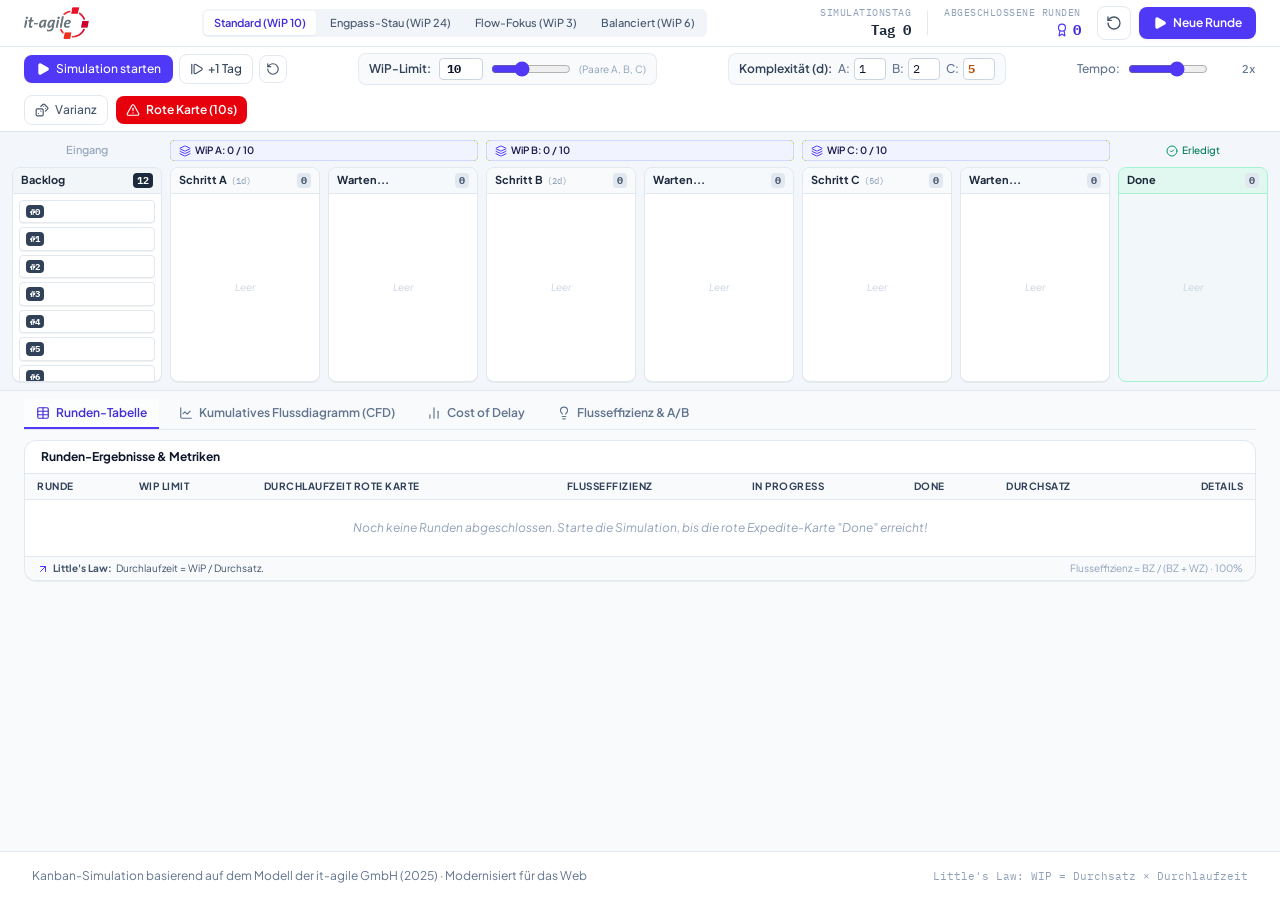
<file: docs/index.html>
<!doctype html>
<html lang="de">
  <head>
    <meta charset="UTF-8" />
    <meta name="viewport" content="width=device-width, initial-scale=1.0" />
    <title>Kanban Flow Studio</title>
    <meta name="description" content="Interaktive Kanban-Simulation und Flow-Analytics mit animiertem Board, CFD-Diagramm, Flusseffizienz und A/B-Rundenvergleich." />
    <meta property="og:title" content="Kanban Flow Studio" />
    <meta property="og:description" content="Interaktive Kanban-Simulation und Flow-Analytics mit animiertem Board, CFD-Diagramm, Flusseffizienz und A/B-Rundenvergleich." />
    <meta property="og:type" content="website" />
    <meta name="twitter:card" content="summary_large_image" />
    <link rel="preconnect" href="https://fonts.googleapis.com">
    <link rel="preconnect" href="https://fonts.gstatic.com" crossorigin>
    <link href="https://fonts.googleapis.com/css2?family=IBM+Plex+Mono:wght@400;500;600&family=Plus+Jakarta+Sans:wght@400;500;600;700&display=swap" rel="stylesheet">
    <script type="module" crossorigin src="./assets/index-Dlix0Ppr.js"></script>
    <link rel="stylesheet" crossorigin href="./assets/index-BugOMpW5.css">
  </head>
  <body class="bg-slate-50 text-slate-900 font-sans antialiased selection:bg-indigo-100 selection:text-indigo-900">
    <div id="root"></div>
  </body>
</html>
</file>
<file: docs/assets/index-BugOMpW5.css>
/*! tailwindcss v4.3.5 | MIT License | https://tailwindcss.com */
@layer properties{@supports (((-webkit-hyphens:none)) and (not (margin-trim:block))) or ((-moz-orient:inline) and (not (color:rgb(from red r g b)))){*,:before,:after,::backdrop{--tw-rotate-x:initial;--tw-rotate-y:initial;--tw-rotate-z:initial;--tw-skew-x:initial;--tw-skew-y:initial;--tw-space-y-reverse:0;--tw-divide-y-reverse:0;--tw-border-style:solid;--tw-gradient-position:initial;--tw-gradient-from:#0000;--tw-gradient-via:#0000;--tw-gradient-to:#0000;--tw-gradient-stops:initial;--tw-gradient-via-stops:initial;--tw-gradient-from-position:0%;--tw-gradient-via-position:50%;--tw-gradient-to-position:100%;--tw-leading:initial;--tw-font-weight:initial;--tw-tracking:initial;--tw-ordinal:initial;--tw-slashed-zero:initial;--tw-numeric-figure:initial;--tw-numeric-spacing:initial;--tw-numeric-fraction:initial;--tw-shadow:0 0 #0000;--tw-shadow-color:initial;--tw-shadow-alpha:100%;--tw-inset-shadow:0 0 #0000;--tw-inset-shadow-color:initial;--tw-inset-shadow-alpha:100%;--tw-ring-color:initial;--tw-ring-shadow:0 0 #0000;--tw-inset-ring-color:initial;--tw-inset-ring-shadow:0 0 #0000;--tw-ring-inset:initial;--tw-ring-offset-width:0px;--tw-ring-offset-color:#fff;--tw-ring-offset-shadow:0 0 #0000;--tw-outline-style:solid;--tw-blur:initial;--tw-brightness:initial;--tw-contrast:initial;--tw-grayscale:initial;--tw-hue-rotate:initial;--tw-invert:initial;--tw-opacity:initial;--tw-saturate:initial;--tw-sepia:initial;--tw-drop-shadow:initial;--tw-drop-shadow-color:initial;--tw-drop-shadow-alpha:100%;--tw-drop-shadow-size:initial;--tw-backdrop-blur:initial;--tw-backdrop-brightness:initial;--tw-backdrop-contrast:initial;--tw-backdrop-grayscale:initial;--tw-backdrop-hue-rotate:initial;--tw-backdrop-invert:initial;--tw-backdrop-opacity:initial;--tw-backdrop-saturate:initial;--tw-backdrop-sepia:initial;--tw-duration:initial}}}@layer theme{:root,:host{--font-sans:"Plus Jakarta Sans", system-ui, -apple-system, BlinkMacSystemFont, "Segoe UI", Roboto, sans-serif;--font-mono:"IBM Plex Mono", ui-monospace, SFMono-Regular, Menlo, Monaco, Consolas, monospace;--color-red-50:oklch(97.1% .013 17.38);--color-red-100:oklch(93.6% .032 17.717);--color-red-200:oklch(88.5% .062 18.334);--color-red-300:oklch(80.8% .114 19.571);--color-red-400:oklch(70.4% .191 22.216);--color-red-500:oklch(63.7% .237 25.331);--color-red-600:oklch(57.7% .245 27.325);--color-red-700:oklch(50.5% .213 27.518);--color-red-800:oklch(44.4% .177 26.899);--color-red-900:oklch(39.6% .141 25.723);--color-red-950:oklch(25.8% .092 26.042);--color-amber-50:oklch(98.7% .022 95.277);--color-amber-100:oklch(96.2% .059 95.617);--color-amber-200:oklch(92.4% .12 95.746);--color-amber-400:oklch(82.8% .189 84.429);--color-amber-500:oklch(76.9% .188 70.08);--color-amber-600:oklch(66.6% .179 58.318);--color-amber-700:oklch(55.5% .163 48.998);--color-amber-800:oklch(47.3% .137 46.201);--color-amber-900:oklch(41.4% .112 45.904);--color-amber-950:oklch(27.9% .077 45.635);--color-emerald-50:oklch(97.9% .021 166.113);--color-emerald-100:oklch(95% .052 163.051);--color-emerald-200:oklch(90.5% .093 164.15);--color-emerald-300:oklch(84.5% .143 164.978);--color-emerald-400:oklch(76.5% .177 163.223);--color-emerald-500:oklch(69.6% .17 162.48);--color-emerald-600:oklch(59.6% .145 163.225);--color-emerald-700:oklch(50.8% .118 165.612);--color-emerald-800:oklch(43.2% .095 166.913);--color-emerald-900:oklch(37.8% .077 168.94);--color-emerald-950:oklch(26.2% .051 172.552);--color-cyan-900:oklch(39.8% .07 227.392);--color-blue-50:oklch(97% .014 254.604);--color-blue-100:oklch(93.2% .032 255.585);--color-blue-600:oklch(54.6% .245 262.881);--color-blue-800:oklch(42.4% .199 265.638);--color-blue-900:oklch(37.9% .146 265.522);--color-indigo-50:oklch(96.2% .018 272.314);--color-indigo-100:oklch(93% .034 272.788);--color-indigo-200:oklch(87% .065 274.039);--color-indigo-300:oklch(78.5% .115 274.713);--color-indigo-500:oklch(58.5% .233 277.117);--color-indigo-600:oklch(51.1% .262 276.966);--color-indigo-700:oklch(45.7% .24 277.023);--color-indigo-800:oklch(39.8% .195 277.366);--color-indigo-900:oklch(35.9% .144 278.697);--color-indigo-950:oklch(25.7% .09 281.288);--color-purple-50:oklch(97.7% .014 308.299);--color-purple-100:oklch(94.6% .033 307.174);--color-purple-200:oklch(90.2% .063 306.703);--color-purple-300:oklch(82.7% .119 306.383);--color-purple-600:oklch(55.8% .288 302.321);--color-purple-700:oklch(49.6% .265 301.924);--color-purple-900:oklch(38.1% .176 304.987);--color-purple-950:oklch(29.1% .149 302.717);--color-slate-50:oklch(98.4% .003 247.858);--color-slate-100:oklch(96.8% .007 247.896);--color-slate-200:oklch(92.9% .013 255.508);--color-slate-300:oklch(86.9% .022 252.894);--color-slate-400:oklch(70.4% .04 256.788);--color-slate-500:oklch(55.4% .046 257.417);--color-slate-600:oklch(44.6% .043 257.281);--color-slate-700:oklch(37.2% .044 257.287);--color-slate-800:oklch(27.9% .041 260.031);--color-slate-900:oklch(20.8% .042 265.755);--color-white:#fff;--spacing:.25rem;--container-md:28rem;--container-7xl:80rem;--text-xs:.75rem;--text-xs--line-height:calc(1 / .75);--text-sm:.875rem;--text-sm--line-height:calc(1.25 / .875);--text-2xl:1.5rem;--text-2xl--line-height:calc(2 / 1.5);--font-weight-normal:400;--font-weight-medium:500;--font-weight-semibold:600;--font-weight-bold:700;--tracking-wider:.05em;--leading-relaxed:1.625;--radius-xs:.125rem;--radius-sm:.25rem;--radius-md:.375rem;--radius-lg:.5rem;--radius-xl:.75rem;--blur-xs:4px;--default-transition-duration:.15s;--default-transition-timing-function:cubic-bezier(.4, 0, .2, 1);--default-font-family:var(--font-sans);--default-mono-font-family:var(--font-mono)}}@layer base{*,:after,:before,::backdrop{box-sizing:border-box;border:0 solid;margin:0;padding:0}::file-selector-button{box-sizing:border-box;border:0 solid;margin:0;padding:0}html,:host{-webkit-text-size-adjust:100%;tab-size:4;line-height:1.5;font-family:var(--default-font-family,-apple-system, BlinkMacSystemFont, "Segoe UI", Roboto, "Helvetica Neue", "Noto Sans", Arial, sans-serif, "Apple Color Emoji", "Segoe UI Emoji", "Segoe UI Symbol", "Noto Color Emoji");font-feature-settings:var(--default-font-feature-settings,normal);font-variation-settings:var(--default-font-variation-settings,normal);-webkit-tap-highlight-color:transparent}hr{height:0;color:inherit;border-top-width:1px}abbr:where([title]){-webkit-text-decoration:underline dotted;text-decoration:underline dotted}h1,h2,h3,h4,h5,h6{font-size:inherit;font-weight:inherit}a{color:inherit;-webkit-text-decoration:inherit;-webkit-text-decoration:inherit;-webkit-text-decoration:inherit;-webkit-text-decoration:inherit;text-decoration:inherit}b,strong{font-weight:bolder}code,kbd,samp,pre{font-family:var(--default-mono-font-family,ui-monospace, SFMono-Regular, Menlo, Monaco, Consolas, "Liberation Mono", "Courier New", monospace);font-feature-settings:var(--default-mono-font-feature-settings,normal);font-variation-settings:var(--default-mono-font-variation-settings,normal);font-size:1em}small{font-size:80%}sub,sup{vertical-align:baseline;font-size:75%;line-height:0;position:relative}sub{bottom:-.25em}sup{top:-.5em}table{text-indent:0;border-color:inherit;border-collapse:collapse}:-moz-focusring:where(:not(iframe)){outline:auto}progress{vertical-align:baseline}summary{display:list-item}ol,ul,menu{list-style:none}img,svg,video,canvas,audio,iframe,embed,object{vertical-align:middle;display:block}img,video{max-width:100%;height:auto}button,input,select,optgroup,textarea{font:inherit;font-feature-settings:inherit;font-variation-settings:inherit;letter-spacing:inherit;color:inherit;opacity:1;background-color:#0000;border-radius:0}::file-selector-button{font:inherit;font-feature-settings:inherit;font-variation-settings:inherit;letter-spacing:inherit;color:inherit;opacity:1;background-color:#0000;border-radius:0}:where(select:is([multiple],[size])) optgroup{font-weight:bolder}:where(select:is([multiple],[size])) optgroup option{padding-inline-start:20px}::file-selector-button{margin-inline-end:4px}::placeholder{opacity:1}@supports (not ((-webkit-appearance:-apple-pay-button))) or (contain-intrinsic-size:1px){::placeholder{color:currentColor}@supports (color:color-mix(in lab, red, red)){::placeholder{color:color-mix(in oklab, currentcolor 50%, transparent)}}}textarea{resize:vertical}::-webkit-search-decoration{-webkit-appearance:none}::-webkit-date-and-time-value{min-height:1lh;text-align:inherit}::-webkit-datetime-edit{display:inline-flex}::-webkit-datetime-edit-fields-wrapper{padding:0}::-webkit-datetime-edit{padding-block:0}::-webkit-datetime-edit-year-field{padding-block:0}::-webkit-datetime-edit-month-field{padding-block:0}::-webkit-datetime-edit-day-field{padding-block:0}::-webkit-datetime-edit-hour-field{padding-block:0}::-webkit-datetime-edit-minute-field{padding-block:0}::-webkit-datetime-edit-second-field{padding-block:0}::-webkit-datetime-edit-millisecond-field{padding-block:0}::-webkit-datetime-edit-meridiem-field{padding-block:0}::-webkit-calendar-picker-indicator{line-height:1}:-moz-ui-invalid{box-shadow:none}button,input:where([type=button],[type=reset],[type=submit]){appearance:button}::file-selector-button{appearance:button}::-webkit-inner-spin-button{height:auto}::-webkit-outer-spin-button{height:auto}[hidden]:where(:not([hidden=until-found])){display:none!important}}@layer components;@layer utilities{.pointer-events-none{pointer-events:none}.visible{visibility:visible}.absolute{position:absolute}.fixed{position:fixed}.relative{position:relative}.static{position:static}.sticky{position:sticky}.top-0{top:0}.top-2{top:calc(var(--spacing) * 2)}.right-4{right:calc(var(--spacing) * 4)}.isolate{isolation:isolate}.col-span-2{grid-column:span 2/span 2}.m-4{margin:calc(var(--spacing) * 4)}.mx-auto{margin-inline:auto}.my-1\.5{margin-block:calc(var(--spacing) * 1.5)}.my-2{margin-block:calc(var(--spacing) * 2)}.mt-0\.5{margin-top:calc(var(--spacing) * .5)}.mt-1{margin-top:var(--spacing)}.mt-1\.5{margin-top:calc(var(--spacing) * 1.5)}.mt-2{margin-top:calc(var(--spacing) * 2)}.mt-2\.5{margin-top:calc(var(--spacing) * 2.5)}.mt-4{margin-top:calc(var(--spacing) * 4)}.mt-auto{margin-top:auto}.mr-1{margin-right:var(--spacing)}.mb-1{margin-bottom:var(--spacing)}.mb-1\.5{margin-bottom:calc(var(--spacing) * 1.5)}.mb-2{margin-bottom:calc(var(--spacing) * 2)}.mb-3{margin-bottom:calc(var(--spacing) * 3)}.mb-4{margin-bottom:calc(var(--spacing) * 4)}.ml-0\.5{margin-left:calc(var(--spacing) * .5)}.ml-2{margin-left:calc(var(--spacing) * 2)}.block{display:block}.flex{display:flex}.grid{display:grid}.hidden{display:none}.inline{display:inline}.inline-block{display:inline-block}.inline-flex{display:inline-flex}.table{display:table}.h-1{height:var(--spacing)}.h-2{height:calc(var(--spacing) * 2)}.h-2\.5{height:calc(var(--spacing) * 2.5)}.h-3{height:calc(var(--spacing) * 3)}.h-3\.5{height:calc(var(--spacing) * 3.5)}.h-4{height:calc(var(--spacing) * 4)}.h-5{height:calc(var(--spacing) * 5)}.h-6{height:calc(var(--spacing) * 6)}.h-8{height:calc(var(--spacing) * 8)}.h-\[215px\]{height:215px}.h-auto{height:auto}.h-full{height:100%}.max-h-\[190px\]{max-height:190px}.min-h-screen{min-height:100vh}.w-2{width:calc(var(--spacing) * 2)}.w-2\.5{width:calc(var(--spacing) * 2.5)}.w-3{width:calc(var(--spacing) * 3)}.w-3\.5{width:calc(var(--spacing) * 3.5)}.w-4{width:calc(var(--spacing) * 4)}.w-5{width:calc(var(--spacing) * 5)}.w-8{width:calc(var(--spacing) * 8)}.w-10{width:calc(var(--spacing) * 10)}.w-11{width:calc(var(--spacing) * 11)}.w-16{width:calc(var(--spacing) * 16)}.w-20{width:calc(var(--spacing) * 20)}.w-auto{width:auto}.w-full{width:100%}.w-px{width:1px}.max-w-7xl{max-width:var(--container-7xl)}.max-w-md{max-width:var(--container-md)}.min-w-\[650px\]{min-width:650px}.min-w-\[980px\]{min-width:980px}.flex-1{flex:1}.shrink-0{flex-shrink:0}.border-collapse{border-collapse:collapse}.transform{transform:var(--tw-rotate-x, ) var(--tw-rotate-y, ) var(--tw-rotate-z, ) var(--tw-skew-x, ) var(--tw-skew-y, )}.cursor-crosshair{cursor:crosshair}.cursor-pointer{cursor:pointer}.resize{resize:both}.grid-cols-1{grid-template-columns:repeat(1,minmax(0,1fr))}.grid-cols-2{grid-template-columns:repeat(2,minmax(0,1fr))}.grid-cols-8{grid-template-columns:repeat(8,minmax(0,1fr))}.flex-col{flex-direction:column}.flex-wrap{flex-wrap:wrap}.items-center{align-items:center}.items-start{align-items:flex-start}.justify-between{justify-content:space-between}.justify-center{justify-content:center}.justify-end{justify-content:flex-end}.gap-0\.5{gap:calc(var(--spacing) * .5)}.gap-1{gap:var(--spacing)}.gap-1\.5{gap:calc(var(--spacing) * 1.5)}.gap-2{gap:calc(var(--spacing) * 2)}.gap-2\.5{gap:calc(var(--spacing) * 2.5)}.gap-3{gap:calc(var(--spacing) * 3)}.gap-4{gap:calc(var(--spacing) * 4)}:where(.space-y-0\.5>:not(:last-child)){--tw-space-y-reverse:0;margin-block-start:calc(calc(var(--spacing) * .5) * var(--tw-space-y-reverse));margin-block-end:calc(calc(var(--spacing) * .5) * calc(1 - var(--tw-space-y-reverse)))}:where(.space-y-1>:not(:last-child)){--tw-space-y-reverse:0;margin-block-start:calc(var(--spacing) * var(--tw-space-y-reverse));margin-block-end:calc(var(--spacing) * calc(1 - var(--tw-space-y-reverse)))}:where(.space-y-1\.5>:not(:last-child)){--tw-space-y-reverse:0;margin-block-start:calc(calc(var(--spacing) * 1.5) * var(--tw-space-y-reverse));margin-block-end:calc(calc(var(--spacing) * 1.5) * calc(1 - var(--tw-space-y-reverse)))}:where(.space-y-2>:not(:last-child)){--tw-space-y-reverse:0;margin-block-start:calc(calc(var(--spacing) * 2) * var(--tw-space-y-reverse));margin-block-end:calc(calc(var(--spacing) * 2) * calc(1 - var(--tw-space-y-reverse)))}:where(.space-y-3>:not(:last-child)){--tw-space-y-reverse:0;margin-block-start:calc(calc(var(--spacing) * 3) * var(--tw-space-y-reverse));margin-block-end:calc(calc(var(--spacing) * 3) * calc(1 - var(--tw-space-y-reverse)))}:where(.space-y-4>:not(:last-child)){--tw-space-y-reverse:0;margin-block-start:calc(calc(var(--spacing) * 4) * var(--tw-space-y-reverse));margin-block-end:calc(calc(var(--spacing) * 4) * calc(1 - var(--tw-space-y-reverse)))}:where(.divide-y>:not(:last-child)){--tw-divide-y-reverse:0;border-bottom-style:var(--tw-border-style);border-top-style:var(--tw-border-style);border-top-width:calc(1px * var(--tw-divide-y-reverse));border-bottom-width:calc(1px * calc(1 - var(--tw-divide-y-reverse)))}:where(.divide-slate-100>:not(:last-child)){border-color:var(--color-slate-100)}.self-start{align-self:flex-start}.truncate{text-overflow:ellipsis;white-space:nowrap;overflow:hidden}.overflow-hidden{overflow:hidden}.overflow-x-auto{overflow-x:auto}.overflow-y-auto{overflow-y:auto}.rounded{border-radius:.25rem}.rounded-full{border-radius:2147483647px}.rounded-lg{border-radius:var(--radius-lg)}.rounded-md{border-radius:var(--radius-md)}.rounded-sm{border-radius:var(--radius-sm)}.rounded-xl{border-radius:var(--radius-xl)}.rounded-xs{border-radius:var(--radius-xs)}.border{border-style:var(--tw-border-style);border-width:1px}.border-t{border-top-style:var(--tw-border-style);border-top-width:1px}.border-b{border-bottom-style:var(--tw-border-style);border-bottom-width:1px}.border-b-2{border-bottom-style:var(--tw-border-style);border-bottom-width:2px}.border-\[\#3B82F6\]\/60{border-color:oklab(62.3083% -.0332476 -.185052/.6)}.border-\[\#10B981\]\/60{border-color:oklab(69.5873% -.142158 .0448781/.6)}.border-\[\#6366F1\]\/60{border-color:oklab(58.5404% .0252827 -.202483/.6)}.border-\[\#A5B4FC\]{border-color:#a5b4fc}.border-\[\#EF4444\]\/60{border-color:oklab(63.6834% .187864 .0889286/.6)}.border-\[\#F59E0B\]\/60{border-color:oklab(76.8591% .0560995 .154808/.6)}.border-\[\#FCD34D\]{border-color:#fcd34d}.border-amber-400{border-color:var(--color-amber-400)}.border-emerald-200{border-color:var(--color-emerald-200)}.border-emerald-200\/60{border-color:#a4f4cf99}@supports (color:color-mix(in lab, red, red)){.border-emerald-200\/60{border-color:color-mix(in oklab, var(--color-emerald-200) 60%, transparent)}}.border-emerald-200\/90{border-color:#a4f4cfe6}@supports (color:color-mix(in lab, red, red)){.border-emerald-200\/90{border-color:color-mix(in oklab, var(--color-emerald-200) 90%, transparent)}}.border-emerald-500{border-color:var(--color-emerald-500)}.border-indigo-100{border-color:var(--color-indigo-100)}.border-indigo-200{border-color:var(--color-indigo-200)}.border-indigo-200\/80{border-color:#c7d2ffcc}@supports (color:color-mix(in lab, red, red)){.border-indigo-200\/80{border-color:color-mix(in oklab, var(--color-indigo-200) 80%, transparent)}}.border-indigo-200\/90{border-color:#c7d2ffe6}@supports (color:color-mix(in lab, red, red)){.border-indigo-200\/90{border-color:color-mix(in oklab, var(--color-indigo-200) 90%, transparent)}}.border-indigo-600{border-color:var(--color-indigo-600)}.border-purple-200{border-color:var(--color-purple-200)}.border-purple-200\/90{border-color:#e9d5ffe6}@supports (color:color-mix(in lab, red, red)){.border-purple-200\/90{border-color:color-mix(in oklab, var(--color-purple-200) 90%, transparent)}}.border-purple-300{border-color:var(--color-purple-300)}.border-red-200{border-color:var(--color-red-200)}.border-red-200\/60{border-color:#ffcaca99}@supports (color:color-mix(in lab, red, red)){.border-red-200\/60{border-color:color-mix(in oklab, var(--color-red-200) 60%, transparent)}}.border-red-500{border-color:var(--color-red-500)}.border-slate-200{border-color:var(--color-slate-200)}.border-slate-200\/80{border-color:#e2e8f0cc}@supports (color:color-mix(in lab, red, red)){.border-slate-200\/80{border-color:color-mix(in oklab, var(--color-slate-200) 80%, transparent)}}.border-slate-300{border-color:var(--color-slate-300)}.border-slate-700{border-color:var(--color-slate-700)}.border-transparent{border-color:#0000}.bg-\[\#3B82F6\]{background-color:#3b82f6}.bg-\[\#10B981\]{background-color:#10b981}.bg-\[\#6366F1\]{background-color:#6366f1}.bg-\[\#A5B4FC\]{background-color:#a5b4fc}.bg-\[\#EEF2FF\]\/60{background-color:oklab(96.1905% .000724435 -.0179189/.6)}.bg-\[\#EF4444\]{background-color:#ef4444}.bg-\[\#F59E0B\]{background-color:#f59e0b}.bg-\[\#FCD34D\]{background-color:#fcd34d}.bg-\[\#FEF3C7\]\/60{background-color:oklab(96.1896% -.00568002 .0577484/.6)}.bg-amber-50\/30{background-color:#fffbeb4d}@supports (color:color-mix(in lab, red, red)){.bg-amber-50\/30{background-color:color-mix(in oklab, var(--color-amber-50) 30%, transparent)}}.bg-amber-50\/60{background-color:#fffbeb99}@supports (color:color-mix(in lab, red, red)){.bg-amber-50\/60{background-color:color-mix(in oklab, var(--color-amber-50) 60%, transparent)}}.bg-amber-100{background-color:var(--color-amber-100)}.bg-amber-500{background-color:var(--color-amber-500)}.bg-amber-600{background-color:var(--color-amber-600)}.bg-amber-800{background-color:var(--color-amber-800)}.bg-amber-950{background-color:var(--color-amber-950)}.bg-blue-50\/60{background-color:#eff6ff99}@supports (color:color-mix(in lab, red, red)){.bg-blue-50\/60{background-color:color-mix(in oklab, var(--color-blue-50) 60%, transparent)}}.bg-blue-100{background-color:var(--color-blue-100)}.bg-blue-900{background-color:var(--color-blue-900)}.bg-emerald-50\/20{background-color:#ecfdf533}@supports (color:color-mix(in lab, red, red)){.bg-emerald-50\/20{background-color:color-mix(in oklab, var(--color-emerald-50) 20%, transparent)}}.bg-emerald-50\/40{background-color:#ecfdf566}@supports (color:color-mix(in lab, red, red)){.bg-emerald-50\/40{background-color:color-mix(in oklab, var(--color-emerald-50) 40%, transparent)}}.bg-emerald-50\/50{background-color:#ecfdf580}@supports (color:color-mix(in lab, red, red)){.bg-emerald-50\/50{background-color:color-mix(in oklab, var(--color-emerald-50) 50%, transparent)}}.bg-emerald-50\/60{background-color:#ecfdf599}@supports (color:color-mix(in lab, red, red)){.bg-emerald-50\/60{background-color:color-mix(in oklab, var(--color-emerald-50) 60%, transparent)}}.bg-emerald-50\/70{background-color:#ecfdf5b3}@supports (color:color-mix(in lab, red, red)){.bg-emerald-50\/70{background-color:color-mix(in oklab, var(--color-emerald-50) 70%, transparent)}}.bg-emerald-50\/90{background-color:#ecfdf5e6}@supports (color:color-mix(in lab, red, red)){.bg-emerald-50\/90{background-color:color-mix(in oklab, var(--color-emerald-50) 90%, transparent)}}.bg-emerald-100{background-color:var(--color-emerald-100)}.bg-emerald-100\/50{background-color:#d0fae580}@supports (color:color-mix(in lab, red, red)){.bg-emerald-100\/50{background-color:color-mix(in oklab, var(--color-emerald-100) 50%, transparent)}}.bg-emerald-600{background-color:var(--color-emerald-600)}.bg-emerald-950{background-color:var(--color-emerald-950)}.bg-indigo-50\/60{background-color:#eef2ff99}@supports (color:color-mix(in lab, red, red)){.bg-indigo-50\/60{background-color:color-mix(in oklab, var(--color-indigo-50) 60%, transparent)}}.bg-indigo-50\/70{background-color:#eef2ffb3}@supports (color:color-mix(in lab, red, red)){.bg-indigo-50\/70{background-color:color-mix(in oklab, var(--color-indigo-50) 70%, transparent)}}.bg-indigo-100{background-color:var(--color-indigo-100)}.bg-indigo-500{background-color:var(--color-indigo-500)}.bg-indigo-600{background-color:var(--color-indigo-600)}.bg-indigo-800{background-color:var(--color-indigo-800)}.bg-indigo-900{background-color:var(--color-indigo-900)}.bg-purple-50{background-color:var(--color-purple-50)}.bg-purple-50\/70{background-color:#faf5ffb3}@supports (color:color-mix(in lab, red, red)){.bg-purple-50\/70{background-color:color-mix(in oklab, var(--color-purple-50) 70%, transparent)}}.bg-purple-100{background-color:var(--color-purple-100)}.bg-red-50{background-color:var(--color-red-50)}.bg-red-50\/50{background-color:#fef2f280}@supports (color:color-mix(in lab, red, red)){.bg-red-50\/50{background-color:color-mix(in oklab, var(--color-red-50) 50%, transparent)}}.bg-red-50\/60{background-color:#fef2f299}@supports (color:color-mix(in lab, red, red)){.bg-red-50\/60{background-color:color-mix(in oklab, var(--color-red-50) 60%, transparent)}}.bg-red-50\/70{background-color:#fef2f2b3}@supports (color:color-mix(in lab, red, red)){.bg-red-50\/70{background-color:color-mix(in oklab, var(--color-red-50) 70%, transparent)}}.bg-red-50\/90{background-color:#fef2f2e6}@supports (color:color-mix(in lab, red, red)){.bg-red-50\/90{background-color:color-mix(in oklab, var(--color-red-50) 90%, transparent)}}.bg-red-100{background-color:var(--color-red-100)}.bg-red-600{background-color:var(--color-red-600)}.bg-red-950{background-color:var(--color-red-950)}.bg-slate-50{background-color:var(--color-slate-50)}.bg-slate-50\/60{background-color:#f8fafc99}@supports (color:color-mix(in lab, red, red)){.bg-slate-50\/60{background-color:color-mix(in oklab, var(--color-slate-50) 60%, transparent)}}.bg-slate-100{background-color:var(--color-slate-100)}.bg-slate-100\/60{background-color:#f1f5f999}@supports (color:color-mix(in lab, red, red)){.bg-slate-100\/60{background-color:color-mix(in oklab, var(--color-slate-100) 60%, transparent)}}.bg-slate-100\/70{background-color:#f1f5f9b3}@supports (color:color-mix(in lab, red, red)){.bg-slate-100\/70{background-color:color-mix(in oklab, var(--color-slate-100) 70%, transparent)}}.bg-slate-100\/75{background-color:#f1f5f9bf}@supports (color:color-mix(in lab, red, red)){.bg-slate-100\/75{background-color:color-mix(in oklab, var(--color-slate-100) 75%, transparent)}}.bg-slate-100\/90{background-color:#f1f5f9e6}@supports (color:color-mix(in lab, red, red)){.bg-slate-100\/90{background-color:color-mix(in oklab, var(--color-slate-100) 90%, transparent)}}.bg-slate-200{background-color:var(--color-slate-200)}.bg-slate-700{background-color:var(--color-slate-700)}.bg-slate-800{background-color:var(--color-slate-800)}.bg-slate-900\/90{background-color:#0f172be6}@supports (color:color-mix(in lab, red, red)){.bg-slate-900\/90{background-color:color-mix(in oklab, var(--color-slate-900) 90%, transparent)}}.bg-white{background-color:var(--color-white)}.bg-white\/60{background-color:#fff9}@supports (color:color-mix(in lab, red, red)){.bg-white\/60{background-color:color-mix(in oklab, var(--color-white) 60%, transparent)}}.bg-gradient-to-br{--tw-gradient-position:to bottom right in oklab;background-image:linear-gradient(var(--tw-gradient-stops))}.from-indigo-50\/40{--tw-gradient-from:#eef2ff66}@supports (color:color-mix(in lab, red, red)){.from-indigo-50\/40{--tw-gradient-from:color-mix(in oklab, var(--color-indigo-50) 40%, transparent)}}.from-indigo-50\/40{--tw-gradient-stops:var(--tw-gradient-via-stops,var(--tw-gradient-position), var(--tw-gradient-from) var(--tw-gradient-from-position), var(--tw-gradient-to) var(--tw-gradient-to-position))}.to-white{--tw-gradient-to:var(--color-white);--tw-gradient-stops:var(--tw-gradient-via-stops,var(--tw-gradient-position), var(--tw-gradient-from) var(--tw-gradient-from-position), var(--tw-gradient-to) var(--tw-gradient-to-position))}.fill-current{fill:currentColor}.fill-emerald-800{fill:var(--color-emerald-800)}.fill-indigo-600{fill:var(--color-indigo-600)}.fill-red-600{fill:var(--color-red-600)}.fill-slate-400{fill:var(--color-slate-400)}.fill-slate-500{fill:var(--color-slate-500)}.object-contain{object-fit:contain}.p-0\.5{padding:calc(var(--spacing) * .5)}.p-1{padding:var(--spacing)}.p-1\.5{padding:calc(var(--spacing) * 1.5)}.p-2{padding:calc(var(--spacing) * 2)}.p-2\.5{padding:calc(var(--spacing) * 2.5)}.p-3{padding:calc(var(--spacing) * 3)}.p-3\.5{padding:calc(var(--spacing) * 3.5)}.p-4{padding:calc(var(--spacing) * 4)}.p-5{padding:calc(var(--spacing) * 5)}.p-6{padding:calc(var(--spacing) * 6)}.p-8{padding:calc(var(--spacing) * 8)}.px-1{padding-inline:var(--spacing)}.px-1\.5{padding-inline:calc(var(--spacing) * 1.5)}.px-2{padding-inline:calc(var(--spacing) * 2)}.px-2\.5{padding-inline:calc(var(--spacing) * 2.5)}.px-3{padding-inline:calc(var(--spacing) * 3)}.px-3\.5{padding-inline:calc(var(--spacing) * 3.5)}.px-4{padding-inline:calc(var(--spacing) * 4)}.py-0\.5{padding-block:calc(var(--spacing) * .5)}.py-1{padding-block:var(--spacing)}.py-1\.5{padding-block:calc(var(--spacing) * 1.5)}.py-2{padding-block:calc(var(--spacing) * 2)}.py-4{padding-block:calc(var(--spacing) * 4)}.py-5{padding-block:calc(var(--spacing) * 5)}.py-6{padding-block:calc(var(--spacing) * 6)}.pt-1{padding-top:var(--spacing)}.pt-2{padding-top:calc(var(--spacing) * 2)}.pb-1{padding-bottom:var(--spacing)}.pb-2{padding-bottom:calc(var(--spacing) * 2)}.text-center{text-align:center}.text-left{text-align:left}.text-right{text-align:right}.font-mono{font-family:var(--font-mono)}.font-sans{font-family:var(--font-sans)}.text-2xl{font-size:var(--text-2xl);line-height:var(--tw-leading,var(--text-2xl--line-height))}.text-sm{font-size:var(--text-sm);line-height:var(--tw-leading,var(--text-sm--line-height))}.text-xs{font-size:var(--text-xs);line-height:var(--tw-leading,var(--text-xs--line-height))}.text-\[8px\]{font-size:8px}.text-\[9px\]{font-size:9px}.text-\[10px\]{font-size:10px}.text-\[11px\]{font-size:11px}.leading-relaxed{--tw-leading:var(--leading-relaxed);line-height:var(--leading-relaxed)}.font-bold{--tw-font-weight:var(--font-weight-bold);font-weight:var(--font-weight-bold)}.font-medium{--tw-font-weight:var(--font-weight-medium);font-weight:var(--font-weight-medium)}.font-normal{--tw-font-weight:var(--font-weight-normal);font-weight:var(--font-weight-normal)}.font-semibold{--tw-font-weight:var(--font-weight-semibold);font-weight:var(--font-weight-semibold)}.tracking-wider{--tw-tracking:var(--tracking-wider);letter-spacing:var(--tracking-wider)}.whitespace-nowrap{white-space:nowrap}.text-amber-400{color:var(--color-amber-400)}.text-amber-500{color:var(--color-amber-500)}.text-amber-700{color:var(--color-amber-700)}.text-amber-800{color:var(--color-amber-800)}.text-amber-950{color:var(--color-amber-950)}.text-blue-600{color:var(--color-blue-600)}.text-blue-800{color:var(--color-blue-800)}.text-cyan-900{color:var(--color-cyan-900)}.text-emerald-400{color:var(--color-emerald-400)}.text-emerald-600{color:var(--color-emerald-600)}.text-emerald-700{color:var(--color-emerald-700)}.text-emerald-800{color:var(--color-emerald-800)}.text-emerald-900{color:var(--color-emerald-900)}.text-emerald-950{color:var(--color-emerald-950)}.text-indigo-300{color:var(--color-indigo-300)}.text-indigo-600{color:var(--color-indigo-600)}.text-indigo-700{color:var(--color-indigo-700)}.text-indigo-800{color:var(--color-indigo-800)}.text-indigo-900{color:var(--color-indigo-900)}.text-indigo-950{color:var(--color-indigo-950)}.text-purple-600{color:var(--color-purple-600)}.text-purple-700{color:var(--color-purple-700)}.text-purple-900{color:var(--color-purple-900)}.text-purple-950{color:var(--color-purple-950)}.text-red-400{color:var(--color-red-400)}.text-red-600{color:var(--color-red-600)}.text-red-700{color:var(--color-red-700)}.text-red-800{color:var(--color-red-800)}.text-red-900{color:var(--color-red-900)}.text-red-950{color:var(--color-red-950)}.text-slate-300{color:var(--color-slate-300)}.text-slate-400{color:var(--color-slate-400)}.text-slate-500{color:var(--color-slate-500)}.text-slate-600{color:var(--color-slate-600)}.text-slate-700{color:var(--color-slate-700)}.text-slate-800{color:var(--color-slate-800)}.text-slate-900{color:var(--color-slate-900)}.text-white{color:var(--color-white)}.uppercase{text-transform:uppercase}.italic{font-style:italic}.tabular-nums{--tw-numeric-spacing:tabular-nums;font-variant-numeric:var(--tw-ordinal, ) var(--tw-slashed-zero, ) var(--tw-numeric-figure, ) var(--tw-numeric-spacing, ) var(--tw-numeric-fraction, )}.antialiased{-webkit-font-smoothing:antialiased;-moz-osx-font-smoothing:grayscale}.accent-indigo-600{accent-color:var(--color-indigo-600)}.opacity-80{opacity:.8}.shadow{--tw-shadow:0 1px 3px 0 var(--tw-shadow-color,#0000001a), 0 1px 2px -1px var(--tw-shadow-color,#0000001a);box-shadow:var(--tw-inset-shadow), var(--tw-inset-ring-shadow), var(--tw-ring-offset-shadow), var(--tw-ring-shadow), var(--tw-shadow)}.shadow-2xs{--tw-shadow:0 1px var(--tw-shadow-color,#0000000d);box-shadow:var(--tw-inset-shadow), var(--tw-inset-ring-shadow), var(--tw-ring-offset-shadow), var(--tw-ring-shadow), var(--tw-shadow)}.shadow-lg{--tw-shadow:0 10px 15px -3px var(--tw-shadow-color,#0000001a), 0 4px 6px -4px var(--tw-shadow-color,#0000001a);box-shadow:var(--tw-inset-shadow), var(--tw-inset-ring-shadow), var(--tw-ring-offset-shadow), var(--tw-ring-shadow), var(--tw-shadow)}.shadow-xs{--tw-shadow:0 1px 2px 0 var(--tw-shadow-color,#0000000d);box-shadow:var(--tw-inset-shadow), var(--tw-inset-ring-shadow), var(--tw-ring-offset-shadow), var(--tw-ring-shadow), var(--tw-shadow)}.ring-1{--tw-ring-shadow:var(--tw-ring-inset, ) 0 0 0 calc(1px + var(--tw-ring-offset-width)) var(--tw-ring-color,currentcolor);box-shadow:var(--tw-inset-shadow), var(--tw-inset-ring-shadow), var(--tw-ring-offset-shadow), var(--tw-ring-shadow), var(--tw-shadow)}.ring-2{--tw-ring-shadow:var(--tw-ring-inset, ) 0 0 0 calc(2px + var(--tw-ring-offset-width)) var(--tw-ring-color,currentcolor);box-shadow:var(--tw-inset-shadow), var(--tw-inset-ring-shadow), var(--tw-ring-offset-shadow), var(--tw-ring-shadow), var(--tw-shadow)}.ring-emerald-400{--tw-ring-color:var(--color-emerald-400)}.ring-red-400{--tw-ring-color:var(--color-red-400)}.outline{outline-style:var(--tw-outline-style);outline-width:1px}.blur{--tw-blur:blur(8px);filter:var(--tw-blur, ) var(--tw-brightness, ) var(--tw-contrast, ) var(--tw-grayscale, ) var(--tw-hue-rotate, ) var(--tw-invert, ) var(--tw-saturate, ) var(--tw-sepia, ) var(--tw-drop-shadow, )}.filter\!{filter:var(--tw-blur, ) var(--tw-brightness, ) var(--tw-contrast, ) var(--tw-grayscale, ) var(--tw-hue-rotate, ) var(--tw-invert, ) var(--tw-saturate, ) var(--tw-sepia, ) var(--tw-drop-shadow, )!important}.backdrop-blur-xs{--tw-backdrop-blur:blur(var(--blur-xs));-webkit-backdrop-filter:var(--tw-backdrop-blur, ) var(--tw-backdrop-brightness, ) var(--tw-backdrop-contrast, ) var(--tw-backdrop-grayscale, ) var(--tw-backdrop-hue-rotate, ) var(--tw-backdrop-invert, ) var(--tw-backdrop-opacity, ) var(--tw-backdrop-saturate, ) var(--tw-backdrop-sepia, );backdrop-filter:var(--tw-backdrop-blur, ) var(--tw-backdrop-brightness, ) var(--tw-backdrop-contrast, ) var(--tw-backdrop-grayscale, ) var(--tw-backdrop-hue-rotate, ) var(--tw-backdrop-invert, ) var(--tw-backdrop-opacity, ) var(--tw-backdrop-saturate, ) var(--tw-backdrop-sepia, )}.transition{transition-property:color,background-color,border-color,outline-color,text-decoration-color,fill,stroke,--tw-gradient-from,--tw-gradient-via,--tw-gradient-to,opacity,box-shadow,transform,translate,scale,rotate,filter,-webkit-backdrop-filter,backdrop-filter,display,content-visibility,overlay,pointer-events;transition-timing-function:var(--tw-ease,var(--default-transition-timing-function));transition-duration:var(--tw-duration,var(--default-transition-duration))}.transition-all{transition-property:all;transition-timing-function:var(--tw-ease,var(--default-transition-timing-function));transition-duration:var(--tw-duration,var(--default-transition-duration))}.transition-colors{transition-property:color,background-color,border-color,outline-color,text-decoration-color,fill,stroke,--tw-gradient-from,--tw-gradient-via,--tw-gradient-to;transition-timing-function:var(--tw-ease,var(--default-transition-timing-function));transition-duration:var(--tw-duration,var(--default-transition-duration))}.transition-opacity{transition-property:opacity;transition-timing-function:var(--tw-ease,var(--default-transition-timing-function));transition-duration:var(--tw-duration,var(--default-transition-duration))}.duration-200{--tw-duration:.2s;transition-duration:.2s}.duration-300{--tw-duration:.3s;transition-duration:.3s}.select-none{-webkit-user-select:none;user-select:none}.selection\:bg-indigo-100 ::selection{background-color:var(--color-indigo-100)}.selection\:bg-indigo-100::selection{background-color:var(--color-indigo-100)}.selection\:text-indigo-900 ::selection{color:var(--color-indigo-900)}.selection\:text-indigo-900::selection{color:var(--color-indigo-900)}@media (hover:hover){.hover\:border-emerald-300:hover{border-color:var(--color-emerald-300)}.hover\:border-red-200:hover{border-color:var(--color-red-200)}.hover\:border-red-300:hover{border-color:var(--color-red-300)}.hover\:bg-amber-500:hover{background-color:var(--color-amber-500)}.hover\:bg-amber-600:hover{background-color:var(--color-amber-600)}.hover\:bg-emerald-50:hover{background-color:var(--color-emerald-50)}.hover\:bg-indigo-100\/60:hover{background-color:#e0e7ff99}@supports (color:color-mix(in lab, red, red)){.hover\:bg-indigo-100\/60:hover{background-color:color-mix(in oklab, var(--color-indigo-100) 60%, transparent)}}.hover\:bg-indigo-700:hover{background-color:var(--color-indigo-700)}.hover\:bg-purple-100\/70:hover{background-color:#f3e8ffb3}@supports (color:color-mix(in lab, red, red)){.hover\:bg-purple-100\/70:hover{background-color:color-mix(in oklab, var(--color-purple-100) 70%, transparent)}}.hover\:bg-red-50:hover{background-color:var(--color-red-50)}.hover\:bg-red-700:hover{background-color:var(--color-red-700)}.hover\:bg-slate-50:hover{background-color:var(--color-slate-50)}.hover\:bg-slate-50\/80:hover{background-color:#f8fafccc}@supports (color:color-mix(in lab, red, red)){.hover\:bg-slate-50\/80:hover{background-color:color-mix(in oklab, var(--color-slate-50) 80%, transparent)}}.hover\:bg-slate-100:hover{background-color:var(--color-slate-100)}.hover\:bg-slate-200:hover{background-color:var(--color-slate-200)}.hover\:text-red-700:hover{color:var(--color-red-700)}.hover\:text-slate-800:hover{color:var(--color-slate-800)}.hover\:text-slate-900:hover{color:var(--color-slate-900)}.hover\:opacity-100:hover{opacity:1}}.focus\:ring-1:focus{--tw-ring-shadow:var(--tw-ring-inset, ) 0 0 0 calc(1px + var(--tw-ring-offset-width)) var(--tw-ring-color,currentcolor);box-shadow:var(--tw-inset-shadow), var(--tw-inset-ring-shadow), var(--tw-ring-offset-shadow), var(--tw-ring-shadow), var(--tw-shadow)}.focus\:ring-indigo-500:focus{--tw-ring-color:var(--color-indigo-500)}.focus\:outline-none:focus{--tw-outline-style:none;outline-style:none}.disabled\:pointer-events-none:disabled{pointer-events:none}.disabled\:opacity-40:disabled{opacity:.4}@media (width>=40rem){.sm\:mt-0{margin-top:0}.sm\:inline{display:inline}.sm\:w-20{width:calc(var(--spacing) * 20)}.sm\:w-28{width:calc(var(--spacing) * 28)}.sm\:flex-row{flex-direction:row}.sm\:items-center{align-items:center}.sm\:gap-2{gap:calc(var(--spacing) * 2)}.sm\:self-auto{align-self:auto}.sm\:px-6{padding-inline:calc(var(--spacing) * 6)}.sm\:text-sm{font-size:var(--text-sm);line-height:var(--tw-leading,var(--text-sm--line-height))}}@media (width>=48rem){.md\:col-span-2{grid-column:span 2/span 2}.md\:grid-cols-2{grid-template-columns:repeat(2,minmax(0,1fr))}.md\:grid-cols-3{grid-template-columns:repeat(3,minmax(0,1fr))}.md\:flex-row{flex-direction:row}.md\:items-center{align-items:center}.md\:justify-between{justify-content:space-between}.md\:justify-end{justify-content:flex-end}}@media (width>=64rem){.lg\:grid-cols-3{grid-template-columns:repeat(3,minmax(0,1fr))}.lg\:px-8{padding-inline:calc(var(--spacing) * 8)}}}::-webkit-scrollbar{width:6px;height:6px}::-webkit-scrollbar-track{background:0 0}::-webkit-scrollbar-thumb{background:#cbd5e1;border-radius:3px}::-webkit-scrollbar-thumb:hover{background:#94a3b8}@property --tw-rotate-x{syntax:"*";inherits:false}@property --tw-rotate-y{syntax:"*";inherits:false}@property --tw-rotate-z{syntax:"*";inherits:false}@property --tw-skew-x{syntax:"*";inherits:false}@property --tw-skew-y{syntax:"*";inherits:false}@property --tw-space-y-reverse{syntax:"*";inherits:false;initial-value:0}@property --tw-divide-y-reverse{syntax:"*";inherits:false;initial-value:0}@property --tw-border-style{syntax:"*";inherits:false;initial-value:solid}@property --tw-gradient-position{syntax:"*";inherits:false}@property --tw-gradient-from{syntax:"<color>";inherits:false;initial-value:#0000}@property --tw-gradient-via{syntax:"<color>";inherits:false;initial-value:#0000}@property --tw-gradient-to{syntax:"<color>";inherits:false;initial-value:#0000}@property --tw-gradient-stops{syntax:"*";inherits:false}@property --tw-gradient-via-stops{syntax:"*";inherits:false}@property --tw-gradient-from-position{syntax:"<length-percentage>";inherits:false;initial-value:0%}@property --tw-gradient-via-position{syntax:"<length-percentage>";inherits:false;initial-value:50%}@property --tw-gradient-to-position{syntax:"<length-percentage>";inherits:false;initial-value:100%}@property --tw-leading{syntax:"*";inherits:false}@property --tw-font-weight{syntax:"*";inherits:false}@property --tw-tracking{syntax:"*";inherits:false}@property --tw-ordinal{syntax:"*";inherits:false}@property --tw-slashed-zero{syntax:"*";inherits:false}@property --tw-numeric-figure{syntax:"*";inherits:false}@property --tw-numeric-spacing{syntax:"*";inherits:false}@property --tw-numeric-fraction{syntax:"*";inherits:false}@property --tw-shadow{syntax:"*";inherits:false;initial-value:0 0 #0000}@property --tw-shadow-color{syntax:"*";inherits:false}@property --tw-shadow-alpha{syntax:"<percentage>";inherits:false;initial-value:100%}@property --tw-inset-shadow{syntax:"*";inherits:false;initial-value:0 0 #0000}@property --tw-inset-shadow-color{syntax:"*";inherits:false}@property --tw-inset-shadow-alpha{syntax:"<percentage>";inherits:false;initial-value:100%}@property --tw-ring-color{syntax:"*";inherits:false}@property --tw-ring-shadow{syntax:"*";inherits:false;initial-value:0 0 #0000}@property --tw-inset-ring-color{syntax:"*";inherits:false}@property --tw-inset-ring-shadow{syntax:"*";inherits:false;initial-value:0 0 #0000}@property --tw-ring-inset{syntax:"*";inherits:false}@property --tw-ring-offset-width{syntax:"<length>";inherits:false;initial-value:0}@property --tw-ring-offset-color{syntax:"*";inherits:false;initial-value:#fff}@property --tw-ring-offset-shadow{syntax:"*";inherits:false;initial-value:0 0 #0000}@property --tw-outline-style{syntax:"*";inherits:false;initial-value:solid}@property --tw-blur{syntax:"*";inherits:false}@property --tw-brightness{syntax:"*";inherits:false}@property --tw-contrast{syntax:"*";inherits:false}@property --tw-grayscale{syntax:"*";inherits:false}@property --tw-hue-rotate{syntax:"*";inherits:false}@property --tw-invert{syntax:"*";inherits:false}@property --tw-opacity{syntax:"*";inherits:false}@property --tw-saturate{syntax:"*";inherits:false}@property --tw-sepia{syntax:"*";inherits:false}@property --tw-drop-shadow{syntax:"*";inherits:false}@property --tw-drop-shadow-color{syntax:"*";inherits:false}@property --tw-drop-shadow-alpha{syntax:"<percentage>";inherits:false;initial-value:100%}@property --tw-drop-shadow-size{syntax:"*";inherits:false}@property --tw-backdrop-blur{syntax:"*";inherits:false}@property --tw-backdrop-brightness{syntax:"*";inherits:false}@property --tw-backdrop-contrast{syntax:"*";inherits:false}@property --tw-backdrop-grayscale{syntax:"*";inherits:false}@property --tw-backdrop-hue-rotate{syntax:"*";inherits:false}@property --tw-backdrop-invert{syntax:"*";inherits:false}@property --tw-backdrop-opacity{syntax:"*";inherits:false}@property --tw-backdrop-saturate{syntax:"*";inherits:false}@property --tw-backdrop-sepia{syntax:"*";inherits:false}@property --tw-duration{syntax:"*";inherits:false}
</file>
